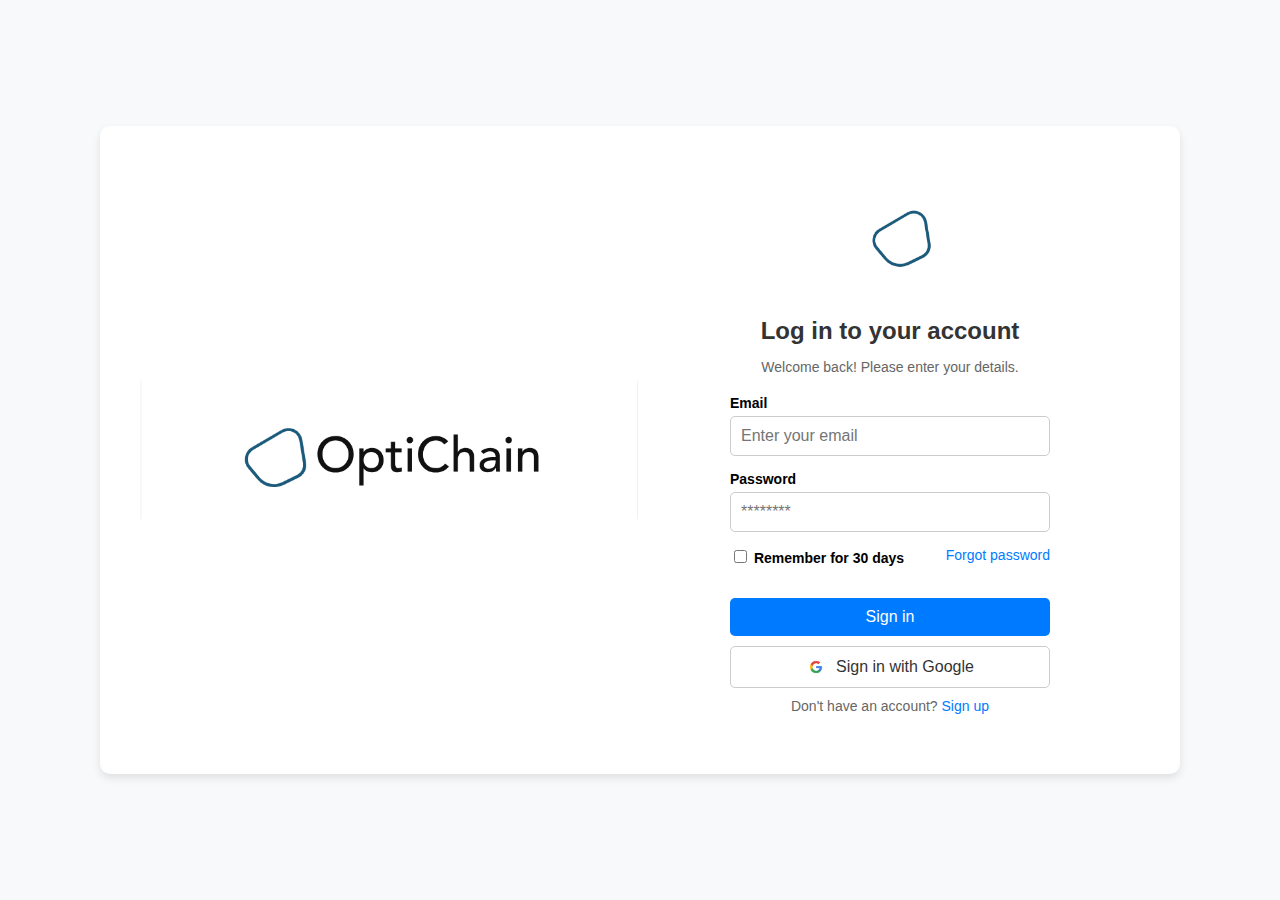
<file: index.html>
<!DOCTYPE html>
<html lang="en">
<head>
    <meta charset="UTF-8">
    <meta name="viewport" content="width=device-width, initial-scale=1.0">
    <title>Login Page</title>
    <link rel="stylesheet" href="style.css">
</head>
<body>
  

    <div class="container">
        <div class="logo">
            <img src="images/logo with word.png" alt="OptiChain Logo">
        </div>
        <div class="login-section">
            <img src="images/logo.png" alt="Login Icon" class="login-icon">
            <h2>Log in to your account</h2>
            <p>Welcome back! Please enter your details.</p>
            <form>
                <label for="email">Email</label>
                <input type="email" id="email" placeholder="Enter your email" required>

                <label for="password">Password</label>
                <input type="password" id="password" placeholder="********" required>

                <div class="options">
                    <label><input type="checkbox"> Remember for 30 days</label>
                    <a href="#">Forgot password</a>
                </div>

                <button type="submit" class="btn-primary">Sign in</button>
                <button type="button" class="btn-google">
                    <img src="images/Google" alt="Google Icon"> Sign in with Google
                </button>
            </form>
            <p class="signup-text">Don't have an account? <a href="index2.html">Sign up</a></p>
        </div>
    </div>

</body>
</html>
</file>
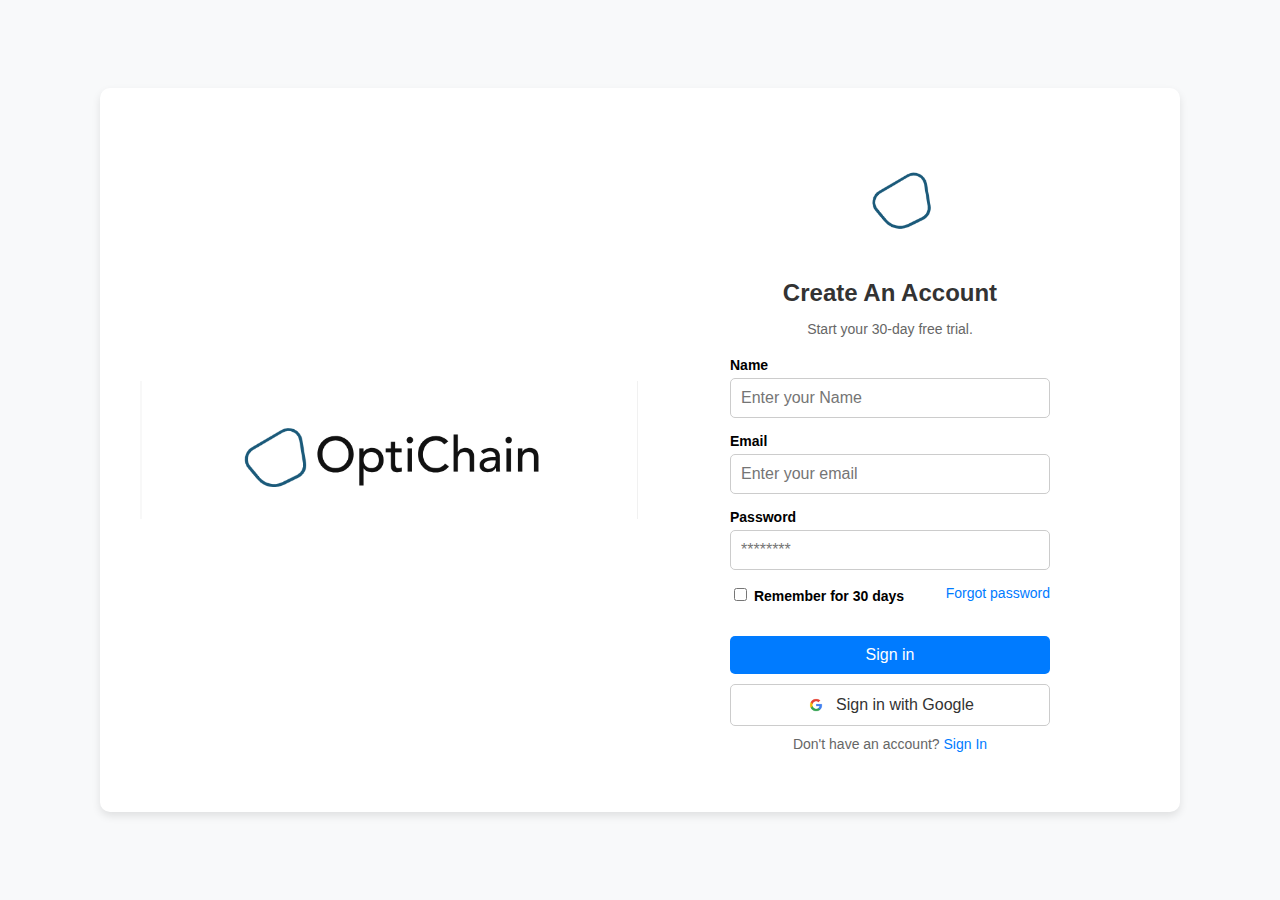
<file: index2.html>
<!DOCTYPE html>
<html lang="en">
<head>
    <meta charset="UTF-8">
    <meta name="viewport" content="width=device-width, initial-scale=1.0">
    <title>Login Page</title>
    <link rel="stylesheet" href="style2.css">
</head>
<body>
  

    <div class="container">
        <div class="logo">
            <img src="images/logo with word.png" alt="OptiChain Logo">
        </div>
        <div class="login-section">
            <img src="images/logo.png" alt="Login Icon" class="login-icon">
            <h2>Create An Account</h2>
            <p>Start your 30-day free trial.</p>
            <form>
                <label for="title">Name</label>
                <input type="text" id="name" placeholder="Enter your Name" required>

                <label for="email">Email</label>
                <input type="email" id="email" placeholder="Enter your email" required>

                <label for="password">Password</label>
                <input type="password" id="password" placeholder="********" required>

                <div class="options">
                    <label><input type="checkbox"> Remember for 30 days</label>
                    <a href="#">Forgot password</a>
                </div>

                <button type="submit" class="btn-primary">Sign in</button>
                <button type="button" class="btn-google">
                    <img src="images/Google" alt="Google Icon"> Sign in with Google
                </button>
            </form>
            <p class="signup-text">Don't have an account? <a href="Index.html">Sign In</a></p>
        </div>
    </div>

</body>
</html>
</file>
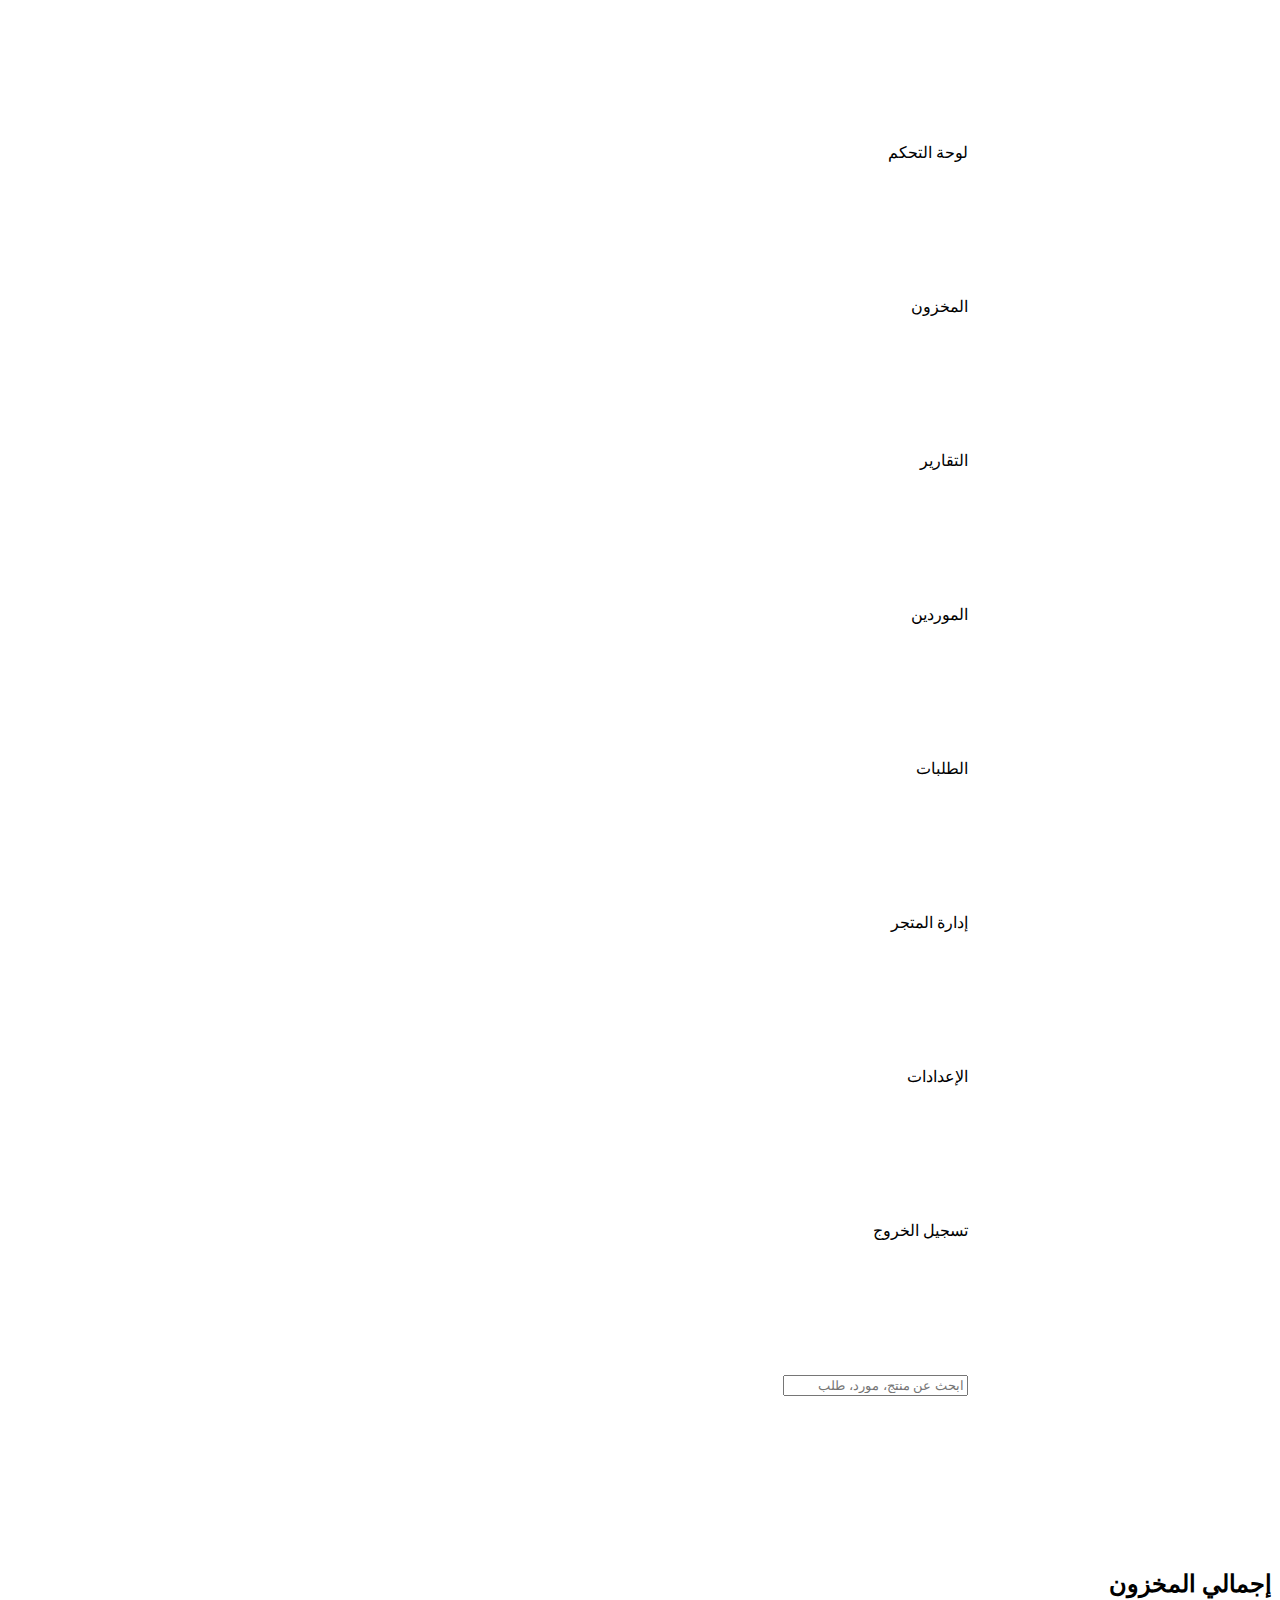
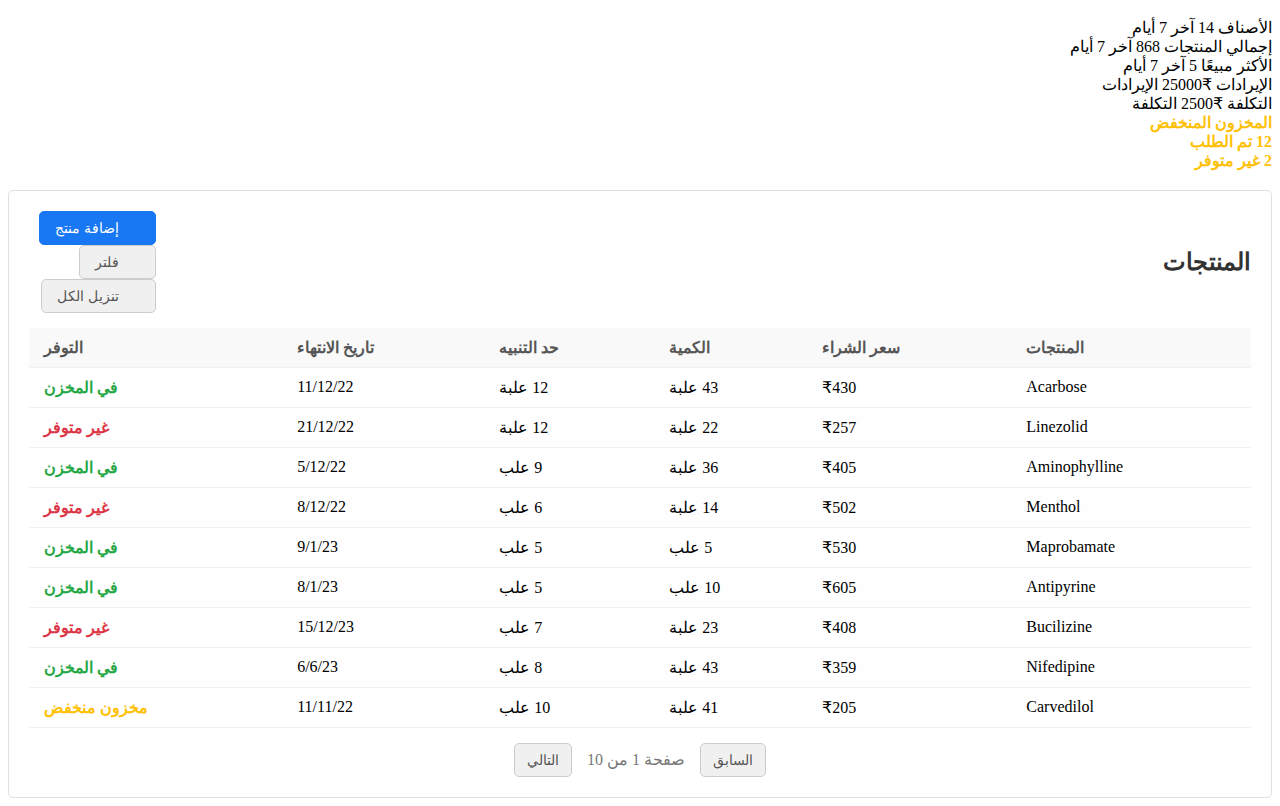
<file: Index4.html>
<!DOCTYPE html>
<html lang="ar" dir="rtl">
<head>
    <meta charset="UTF-8">
    <meta name="viewport" content="width=device-width, initial-scale=1.0">
    <title>المخزون</title>
    <link rel="stylesheet" href="style4.css">
</head>
<body>
    <div class="dashboard-container">
        <aside class="sidebar">
            <div class="sidebar-item active">
                <svg></svg>
                <span>لوحة التحكم</span>
            </div>
            <div class="sidebar-item active">
                <svg></svg>
                <span>المخزون</span>
            </div>
            <div class="sidebar-item">
                <svg></svg>
                <span>التقارير</span>
            </div>
            <div class="sidebar-item">
                <svg></svg>
                <span>الموردين</span>
            </div>
            <div class="sidebar-item">
                <svg></svg>
                <span>الطلبات</span>
            </div>
            <div class="sidebar-item">
                <svg></svg>
                <span>إدارة المتجر</span>
            </div>
            <div class="sidebar-bottom">
                <div class="sidebar-item">
                    <svg></svg>
                    <span>الإعدادات</span>
                </div>
                <div class="sidebar-item logout">
                    <svg></svg>
                    <span>تسجيل الخروج</span>
                </div>
            </div>
        </aside>
        <main class="main-content">
            <header class="main-header">
                <div class="search-bar">
                    <svg></svg>
                    <input type="text" placeholder="ابحث عن منتج، مورد، طلب">
                </div>
                <div class="user-profile">
                    <svg></svg>
                </div>
            </header>
            <section class="overall-inventory">
                <h2>إجمالي المخزون</h2>
                <div class="inventory-summary">
                    <div class="summary-item">
                        <span class="label">الأصناف</span>
                        <span class="value">14</span>
                        <span class="period">آخر 7 أيام</span>
                    </div>
                    <div class="summary-item">
                        <span class="label">إجمالي المنتجات</span>
                        <span class="value">868</span>
                        <span class="period">آخر 7 أيام</span>
                    </div>
                    <div class="summary-item">
                        <span class="label">الأكثر مبيعًا</span>
                        <span class="value">5</span>
                        <span class="period">آخر 7 أيام</span>
                    </div>
                    <div class="summary-item revenue">
                        <span class="label">الإيرادات</span>
                        <span class="value">₹25000</span>
                        <span class="period">الإيرادات</span>
                    </div>
                    <div class="summary-item cost">
                        <span class="label">التكلفة</span>
                        <span class="value">₹2500</span>
                        <span class="period">التكلفة</span>
                    </div>
                    <div class="summary-item low-stock">
                        <span class="label">المخزون المنخفض</span>
                        <div class="low-stock-details">
                            <div>
                                <span class="value">12</span>
                                <span class="period">تم الطلب</span>
                            </div>
                            <div>
                                <span class="value">2</span>
                                <span class="period">غير متوفر</span>
                            </div>
                        </div>
                    </div>
                </div>
            </section>
            <section class="products-list">
                <div class="products-header">
                    <h2>المنتجات</h2>
                    <div class="products-actions">
                        <button class="add-product-btn">
                            <svg></svg>
                            <span>إضافة منتج</span>
                        </button>
                        <button class="filter-btn">
                            <svg></svg>
                            <span>فلتر</span>
                        </button>
                        <button class="download-btn">
                            <svg></svg>
                            <span>تنزيل الكل</span>
                        </button>
                    </div>
                </div>
                <div class="products-table-container">
                    <table>
                        <thead>
                            <tr>
                                <th>المنتجات</th>
                                <th>سعر الشراء</th>
                                <th>الكمية</th>
                                <th>حد التنبيه</th>
                                <th>تاريخ الانتهاء</th>
                                <th>التوفر</th>
                            </tr>
                        </thead>
                        <tbody>
                            <tr>
                                <td>Acarbose</td>
                                <td>₹430</td>
                                <td>43 علبة</td>
                                <td>12 علبة</td>
                                <td>11/12/22</td>
                                <td class="in-stock">في المخزن</td>
                            </tr>
                            <tr>
                                <td>Linezolid</td>
                                <td>₹257</td>
                                <td>22 علبة</td>
                                <td>12 علبة</td>
                                <td>21/12/22</td>
                                <td class="out-of-stock">غير متوفر</td>
                            </tr>
                            <tr>
                                <td>Aminophylline</td>
                                <td>₹405</td>
                                <td>36 علبة</td>
                                <td>9 علب</td>
                                <td>5/12/22</td>
                                <td class="in-stock">في المخزن</td>
                            </tr>
                            <tr>
                                <td>Menthol</td>
                                <td>₹502</td>
                                <td>14 علبة</td>
                                <td>6 علب</td>
                                <td>8/12/22</td>
                                <td class="out-of-stock">غير متوفر</td>
                            </tr>
                            <tr>
                                <td>Maprobamate</td>
                                <td>₹530</td>
                                <td>5 علب</td>
                                <td>5 علب</td>
                                <td>9/1/23</td>
                                <td class="in-stock">في المخزن</td>
                            </tr>
                            <tr>
                                <td>Antipyrine</td>
                                <td>₹605</td>
                                <td>10 علب</td>
                                <td>5 علب</td>
                                <td>8/1/23</td>
                                <td class="in-stock">في المخزن</td>
                            </tr>
                            <tr>
                                <td>Bucilizine</td>
                                <td>₹408</td>
                                <td>23 علبة</td>
                                <td>7 علب</td>
                                <td>15/12/23</td>
                                <td class="out-of-stock">غير متوفر</td>
                            </tr>
                            <tr>
                                <td>Nifedipine</td>
                                <td>₹359</td>
                                <td>43 علبة</td>
                                <td>8 علب</td>
                                <td>6/6/23</td>
                                <td class="in-stock">في المخزن</td>
                            </tr>
                            <tr>
                                <td>Carvedilol</td>
                                <td>₹205</td>
                                <td>41 علبة</td>
                                <td>10 علب</td>
                                <td>11/11/22</td>
                                <td class="low-stock">مخزون منخفض</td>
                            </tr>
                            </tbody>
                    </table>
                </div>
                <div class="pagination">
                    <button class="previous-btn">السابق</button>
                    <span>صفحة 1 من 10</span>
                    <button class="next-btn">التالي</button>
                </div>
            </section>
        </main>
    </div>
</body>
</html>
</file>
<file: style.css>
/* style.css */

body {
    font-family: Arial, sans-serif;
    display: flex;
    justify-content: center;
    align-items: center;
    height: 100vh;
    margin: 0;
    background-color: #f8f9fa;
}

.container {
    display: flex;
    align-items: center;
    justify-content: space-between;
    width: 80%;
    max-width: 1000px;
    background: white;
    padding: 40px;
    border-radius: 10px;
    box-shadow: 0 4px 8px rgba(0, 0, 0, 0.1);
}

.logo {
    flex: 1;
    display: flex;
    justify-content: center;
    align-items: center;
    width: 50%;
}

.logo img {
    max-width: 500px; 
    height: auto;
}

.login-section {
    flex: 1;
    text-align: center;
    width: 50%;
}

.login-icon {
    display: block;
    margin: 0 auto 10px;
    width: 90px;
}

h2 {
    text-align: center;
    font-size: 24px;
    color: #333;
    margin-bottom: 10px;
}

p {
    text-align: center;
    color: #666;
    font-size: 14px;
    margin-bottom: 20px;
}

form {
    display: flex;
    flex-direction: column;
    width: 100%;
    max-width: 320px;
    margin: 0 auto;
}

label {
    font-weight: bold;
    font-size: 14px;
    margin-bottom: 5px;
    text-align: left;
}

input {
    padding: 10px;
    margin-bottom: 15px;
    border: 1px solid #ccc;
    border-radius: 5px;
    font-size: 16px;
}

.options {
    display: flex;
    justify-content: space-between;
    font-size: 14px;
    margin-bottom: 15px;
}

.options a {
    color: #007bff;
    text-decoration: none;
}

.btn-primary {
    background-color: #007bff;
    color: white;
    border: none;
    padding: 10px;
    font-size: 16px;
    border-radius: 5px;
    cursor: pointer;
    margin-bottom: 10px;
    width: 100%;
}

.btn-google {
    display: flex;
    align-items: center;
    justify-content: center;
    background-color: white;
    color: #333;
    border: 1px solid #ccc;
    padding: 10px;
    font-size: 16px;
    border-radius: 5px;
    cursor: pointer;
    width: 100%;
}

.btn-google img {
    width: 20px;
    margin-right: 10px;
}

.signup-text {
    text-align: center;
    margin-top: 10px;
    font-size: 14px;
}

.signup-text a {
    color: #007bff;
    text-decoration: none;
}
</file>
<file: style2.css>
/* style.css */

body {
    font-family: Arial, sans-serif;
    display: flex;
    justify-content: center;
    align-items: center;
    height: 100vh;
    margin: 0;
    background-color: #f8f9fa;
}

.container {
    display: flex;
    align-items: center;
    justify-content: space-between;
    width: 80%;
    max-width: 1000px;
    background: white;
    padding: 40px;
    border-radius: 10px;
    box-shadow: 0 4px 8px rgba(0, 0, 0, 0.1);
}

.logo {
    flex: 1;
    display: flex;
    justify-content: center;
    align-items: center;
    width: 50%;
}

.logo img {
    max-width: 500px; 
    height: auto;
}

.login-section {
    flex: 1;
    text-align: center;
    width: 50%;
}

.login-icon {
    display: block;
    margin: 0 auto 10px;
    width: 90px;
}

h2 {
    text-align: center;
    font-size: 24px;
    color: #333;
    margin-bottom: 10px;
}

p {
    text-align: center;
    color: #666;
    font-size: 14px;
    margin-bottom: 20px;
}

form {
    display: flex;
    flex-direction: column;
    width: 100%;
    max-width: 320px;
    margin: 0 auto;
}

label {
    font-weight: bold;
    font-size: 14px;
    margin-bottom: 5px;
    text-align: left;
}

input {
    padding: 10px;
    margin-bottom: 15px;
    border: 1px solid #ccc;
    border-radius: 5px;
    font-size: 16px;
}

.options {
    display: flex;
    justify-content: space-between;
    font-size: 14px;
    margin-bottom: 15px;
}

.options a {
    color: #007bff;
    text-decoration: none;
}

.btn-primary {
    background-color: #007bff;
    color: white;
    border: none;
    padding: 10px;
    font-size: 16px;
    border-radius: 5px;
    cursor: pointer;
    margin-bottom: 10px;
    width: 100%;
}

.btn-google {
    display: flex;
    align-items: center;
    justify-content: center;
    background-color: white;
    color: #333;
    border: 1px solid #ccc;
    padding: 10px;
    font-size: 16px;
    border-radius: 5px;
    cursor: pointer;
    width: 100%;
}

.btn-google img {
    width: 20px;
    margin-right: 10px;
}

.signup-text {
    text-align: center;
    margin-top: 10px;
    font-size: 14px;
}

.signup-text a {
    color: #007bff;
    text-decoration: none;
}
</file>
<file: style4.css>
/* Basic CSS to match the look (you should include your full style.css) */
.products-list {
    background-color: #fff;
    padding: 20px;
    border-radius: 5px;
    border: 1px solid #e0e0e0;
    margin-top: 20px; /* Adjust as needed */
}

.products-header {
    display: flex;
    justify-content: space-between;
    align-items: center;
    margin-bottom: 15px;
}

.products-header h2 {
    font-size: 1.5em;
    margin: 0;
    color: #333;
}

.products-actions button {
    background-color: #f0f0f0;
    border: 1px solid #ccc;
    color: #555;
    padding: 8px 15px;
    border-radius: 5px;
    cursor: pointer;
    margin-left: 10px;
    display: flex;
    align-items: center;
    font-size: 0.9em;
}

.products-actions button svg {
    /* Add your SVG styles here */
    width: 16px;
    height: 16px;
    fill: currentColor;
    margin-right: 5px; /* Adjust for English layout */
}

.products-actions button.add-product-btn {
    background-color: #1877f2;
    color: #fff;
    border-color: #1877f2;
}

.products-table-container {
    overflow-x: auto;
}

.products-table-container table {
    width: 100%;
    border-collapse: collapse;
}

.products-table-container th,
.products-table-container td {
    padding: 10px 15px;
    border-bottom: 1px solid #f0f0f0;
    text-align: left; /* Adjust for English layout */
}

.products-table-container th {
    background-color: #f9f9f9;
    font-weight: bold;
    color: #555;
}

.products-table-container tbody tr:nth-child(even) {
    background-color: #fefefe;
}

.in-stock {
    color: #28a745;
    font-weight: bold;
}

.out-of-stock {
    color: #dc3545;
    font-weight: bold;
}

.low-stock {
    color: #ffc107;
    font-weight: bold;
}

.pagination {
    display: flex;
    justify-content: center;
    align-items: center;
    margin-top: 15px;
}

.pagination button {
    background-color: #f0f0f0;
    border: 1px solid #ccc;
    color: #555;
    padding: 8px 12px;
    border-radius: 5px;
    cursor: pointer;
    margin: 0 5px;
    font-size: 0.9em;
}

.pagination span {
    margin: 0 10px;
    color: #777;
}
</file>
